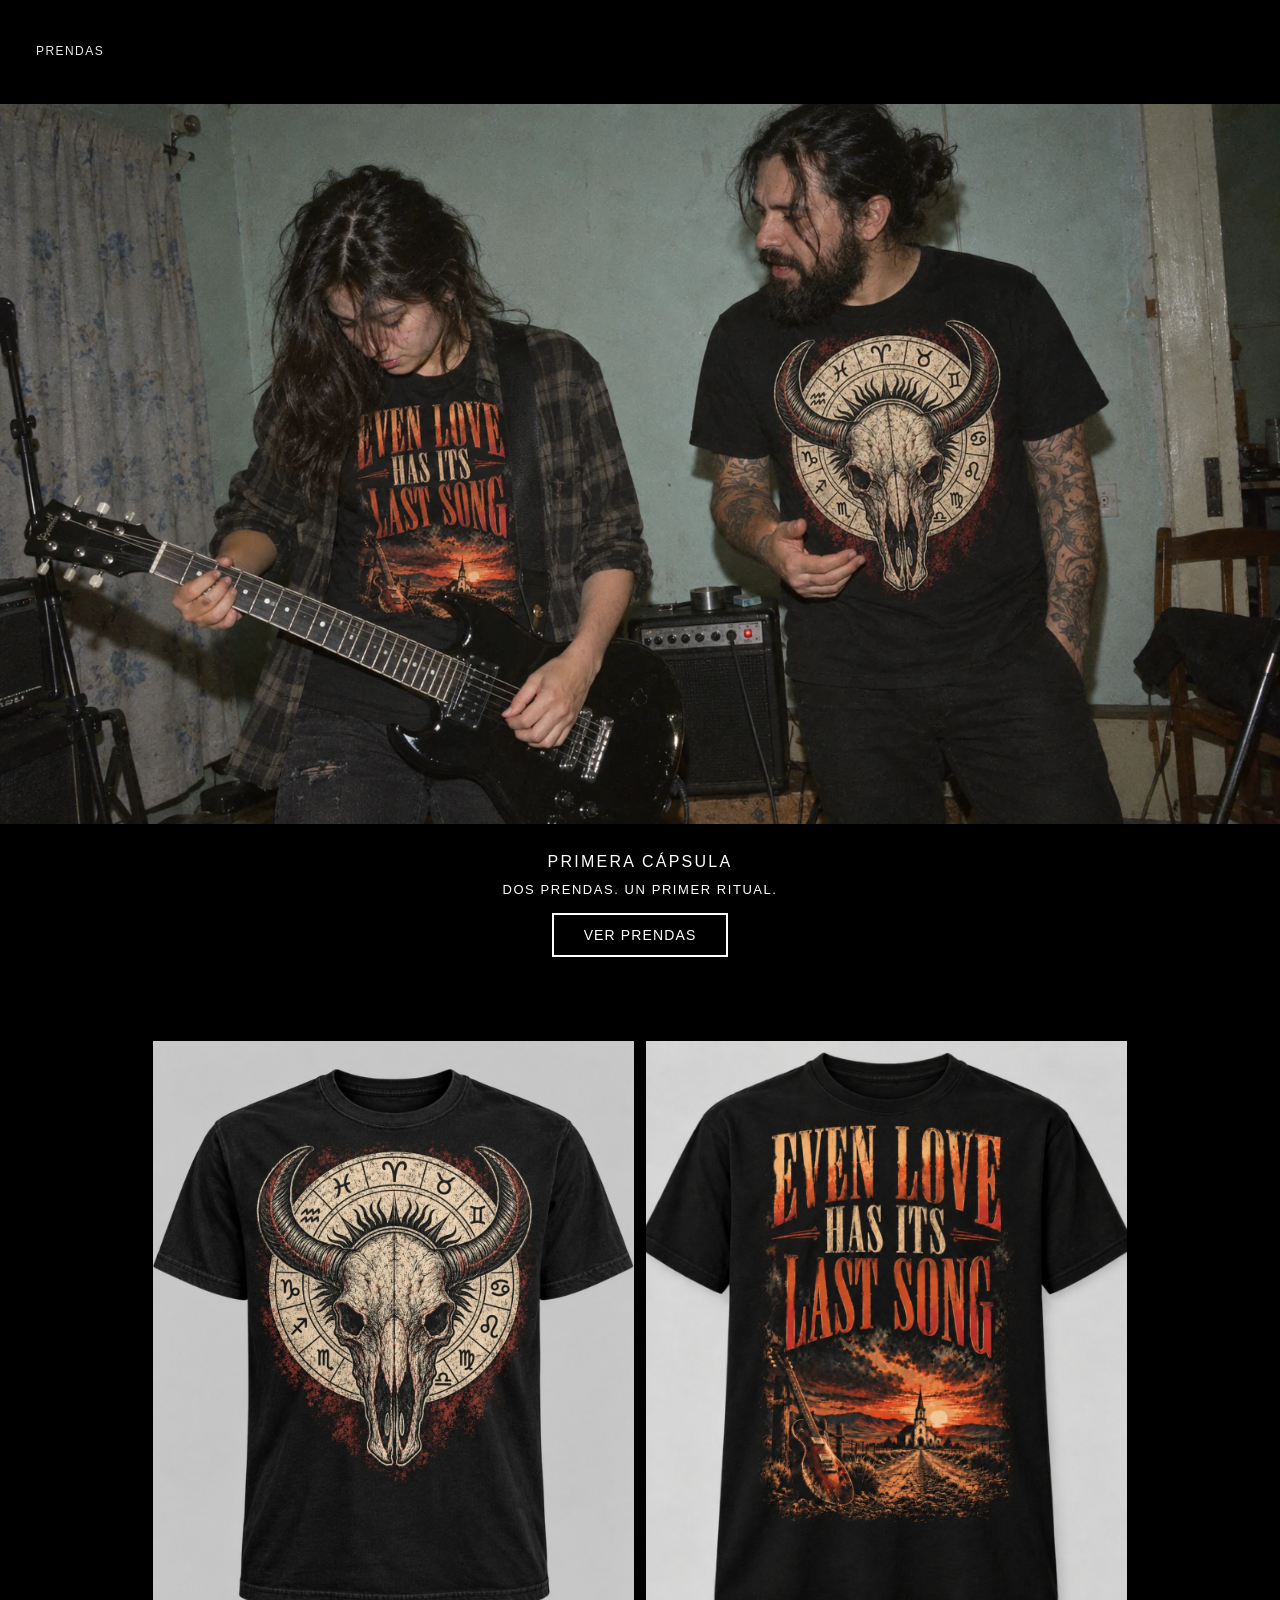
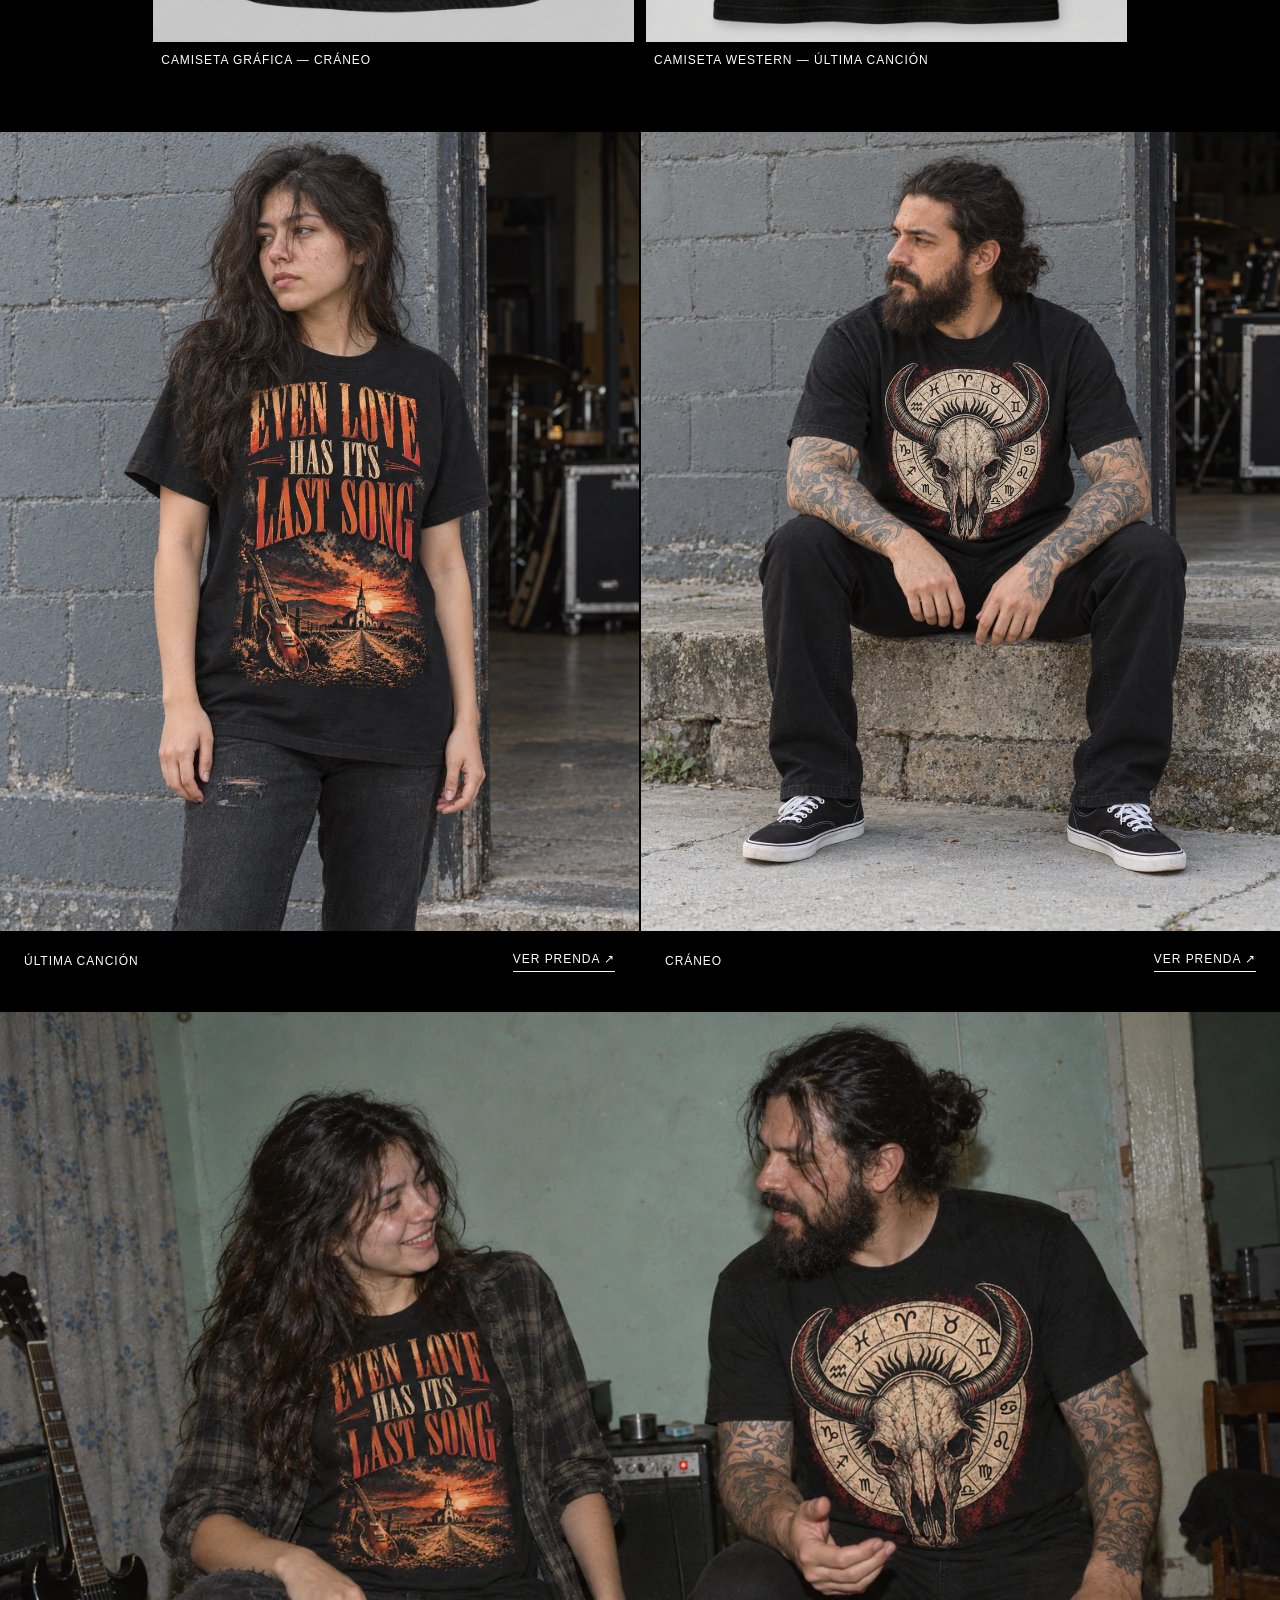
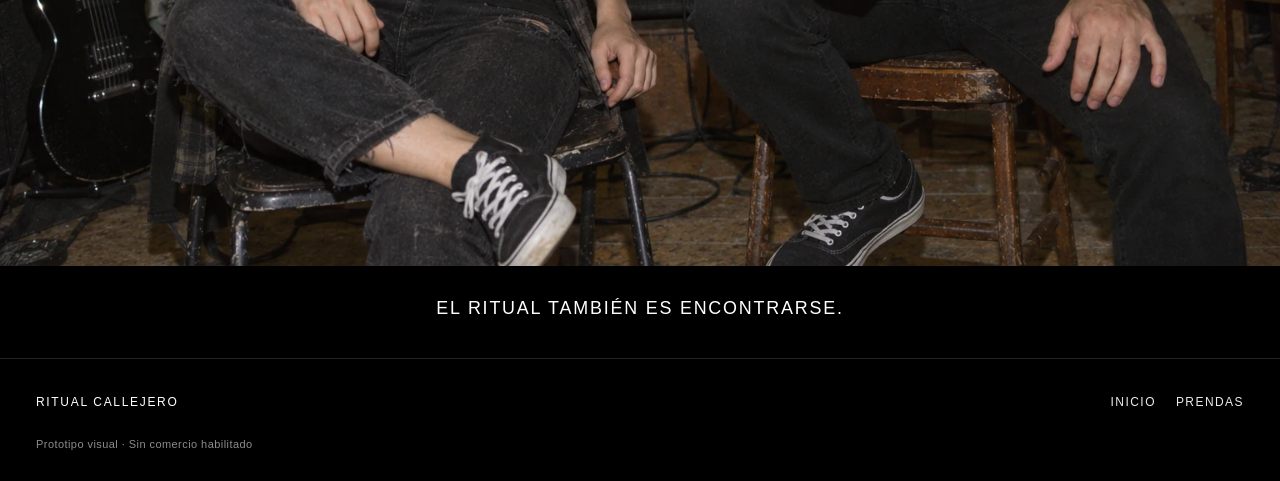
<file: index.html>
<!DOCTYPE html>
<html lang="es">
  <head>
    <meta charset="utf-8" />
    <meta name="viewport" content="width=device-width, initial-scale=1" />
    <title>Ritual Callejero — Primera Cápsula</title>
    <meta
      name="description"
      content="Ritual Callejero presenta su primera cápsula: dos camisetas gráficas. Prototipo visual de la marca."
    />
    <meta name="theme-color" content="#000000" />
    <link rel="stylesheet" href="css/styles.css?v=20261001-mobile-nav" />
  </head>
  <body class="page-home">
    <a class="skip-link" href="#contenido">Saltar al contenido</a>

    <header class="site-header">
      <div class="site-header__inner">
        <div class="site-header__left">
          <a class="nav-link" href="#prendas">Prendas</a>
        </div>
        <a class="site-header__brand" href="index.html" aria-label="Ritual Callejero — inicio">
          <picture>
            <source media="(max-width: 699px)" srcset="assets/logo-horizontal.png" width="1672" height="941" />
            <img src="assets/logo-mark.png" width="320" height="320" alt="" />
          </picture>
        </a>
        <div class="site-header__right">
          <div class="site-header__tools">
            <span class="tool-icon" aria-hidden="true">
              <svg viewBox="0 0 24 24"><circle cx="12" cy="8" r="3.15" fill="none" stroke="currentColor" stroke-width="1.6"/><path d="M5.6 19.4c1.15-3.15 3.35-4.7 6.4-4.7s5.25 1.55 6.4 4.7" fill="none" stroke="currentColor" stroke-width="1.6" stroke-linecap="round"/></svg>
            </span>
            <span class="tool-icon" aria-hidden="true">
              <svg viewBox="0 0 24 24"><circle cx="11" cy="11" r="5.4" fill="none" stroke="currentColor" stroke-width="1.6"/><path d="M15.4 15.4 20 20" fill="none" stroke="currentColor" stroke-width="1.6" stroke-linecap="round"/></svg>
            </span>
            <span class="tool-icon" aria-hidden="true">
              <svg viewBox="0 0 24 24"><path d="M7.2 8.6h9.6l-.85 10.6H8.05L7.2 8.6z" fill="none" stroke="currentColor" stroke-width="1.6" stroke-linejoin="round"/><path d="M9.2 8.6V7.2a2.8 2.8 0 0 1 5.6 0v1.4" fill="none" stroke="currentColor" stroke-width="1.6" stroke-linecap="round"/></svg>
            </span>
          </div>
        </div>
      </div>
    </header>

    <main id="contenido">
      <section class="hero" aria-labelledby="hero-title">
        <picture class="hero__campaign">
          <source media="(max-width: 699px)" srcset="assets/campana/02-entre-canciones-560.webp 560w, assets/campana/02-entre-canciones.webp 1122w" sizes="100vw" width="1122" height="1402" />
          <img src="assets/campana/01-un-ensayo-cualquiera.webp" srcset="assets/campana/01-un-ensayo-cualquiera-960.webp 960w, assets/campana/01-un-ensayo-cualquiera.webp 1672w" sizes="100vw" width="1672" height="941" alt="Dos amigos con las camisetas de Ritual Callejero en una habitación de ensayo, entre una guitarra y amplificadores" fetchpriority="high" />
        </picture>
        <div class="hero__lockup">
          <h1 class="hero__title" id="hero-title">Primera cápsula</h1>
          <p class="hero__sub">Dos prendas. Un primer ritual.</p>
          <a class="hero__cta" href="#prendas">Ver prendas</a>
        </div>
      </section>

      <section class="rack" id="prendas" aria-labelledby="prendas-title">
        <h2 class="visually-hidden" id="prendas-title">Las dos prendas</h2>
        <ul class="rack__grid">
          <li>
            <a class="card" href="producto-craneo.html">
              <span class="card__media">
                <img
                  class="card__img"
                  src="assets/craneo.jpg"
                  width="1200"
                  height="1500"
                  alt="Camiseta negra con estampado de cráneo de toro astado y círculo zodiacal"
                />
                <img
                  class="card__img card__img--alt"
                  src="assets/campana/07-craneo-en-el-ensayo.webp"
                  width="1122"
                  height="1402"
                  alt=""
                  loading="lazy"
                />
              </span>
              <span class="card__name">Camiseta gráfica — Cráneo</span>
            </a>
          </li>
          <li>
            <a class="card" href="producto-ultima-cancion.html">
              <span class="card__media">
                <img
                  class="card__img"
                  src="assets/ultima-cancion.jpg"
                  width="1122"
                  height="1402"
                  alt="Camiseta negra con ilustración western de atardecer y el texto Even Love Has Its Last Song"
                />
                <img
                  class="card__img card__img--alt"
                  src="assets/campana/06-ultima-cancion-en-el-ensayo.webp"
                  width="1122"
                  height="1402"
                  alt=""
                  loading="lazy"
                />
              </span>
              <span class="card__name">Camiseta Western — Última Canción</span>
            </a>
          </li>
        </ul>
      </section>

      <section class="editorial" aria-labelledby="editorial-title">
        <h2 class="visually-hidden" id="editorial-title">La cápsula en la calle</h2>
        <div class="editorial__grid">
          <a class="editorial__card" href="producto-ultima-cancion.html">
            <img src="assets/campana/03-salir-a-tomar-aire.webp" srcset="assets/campana/03-salir-a-tomar-aire-560.webp 560w, assets/campana/03-salir-a-tomar-aire.webp 1122w" sizes="(min-width: 700px) 50vw, 100vw" width="1122" height="1402" alt="Una mujer lleva la camiseta Última Canción junto a una entrada de bloques grises, con luz natural" loading="lazy" decoding="async" />
            <div class="editorial__caption">
              <h3>Última Canción</h3>
              <span class="editorial__link">Ver prenda <span aria-hidden="true">↗</span></span>
            </div>
          </a>
          <a class="editorial__card" href="producto-craneo.html">
            <img src="assets/campana/04-la-pausa.webp" srcset="assets/campana/04-la-pausa-560.webp 560w, assets/campana/04-la-pausa.webp 1122w" sizes="(min-width: 700px) 50vw, 100vw" width="1122" height="1402" alt="Un hombre con barba y brazos tatuados lleva la camiseta Cráneo, sentado junto a una pared gris" loading="lazy" decoding="async" />
            <div class="editorial__caption">
              <h3>Cráneo</h3>
              <span class="editorial__link">Ver prenda <span aria-hidden="true">↗</span></span>
            </div>
          </a>
        </div>
      </section>

      <section class="campaign-close" aria-labelledby="encuentro-title">
        <img src="assets/campana/05-despues-del-ruido.webp" srcset="assets/campana/05-despues-del-ruido-768.webp 768w, assets/campana/05-despues-del-ruido.webp 1536w" sizes="100vw" width="1536" height="1024" alt="Los dos amigos conversan entre canciones, sentados en la habitación de ensayo con sus camisetas de Ritual Callejero" loading="lazy" decoding="async" />
        <h2 id="encuentro-title">El ritual también es encontrarse.</h2>
      </section>
    </main>

    <footer class="site-footer">
      <div class="site-footer__inner">
        <a class="site-footer__brand" href="index.html">Ritual Callejero</a>
        <nav class="site-footer__nav" aria-label="Pie de página">
          <a class="nav-link" href="index.html">Inicio</a>
          <a class="nav-link" href="#prendas">Prendas</a>
        </nav>
        <p class="site-footer__note">Prototipo visual · Sin comercio habilitado</p>
      </div>
    </footer>

    <script src="js/catalog.js" defer></script>
    <script src="js/main.js" defer></script>
  </body>
</html>
</file>
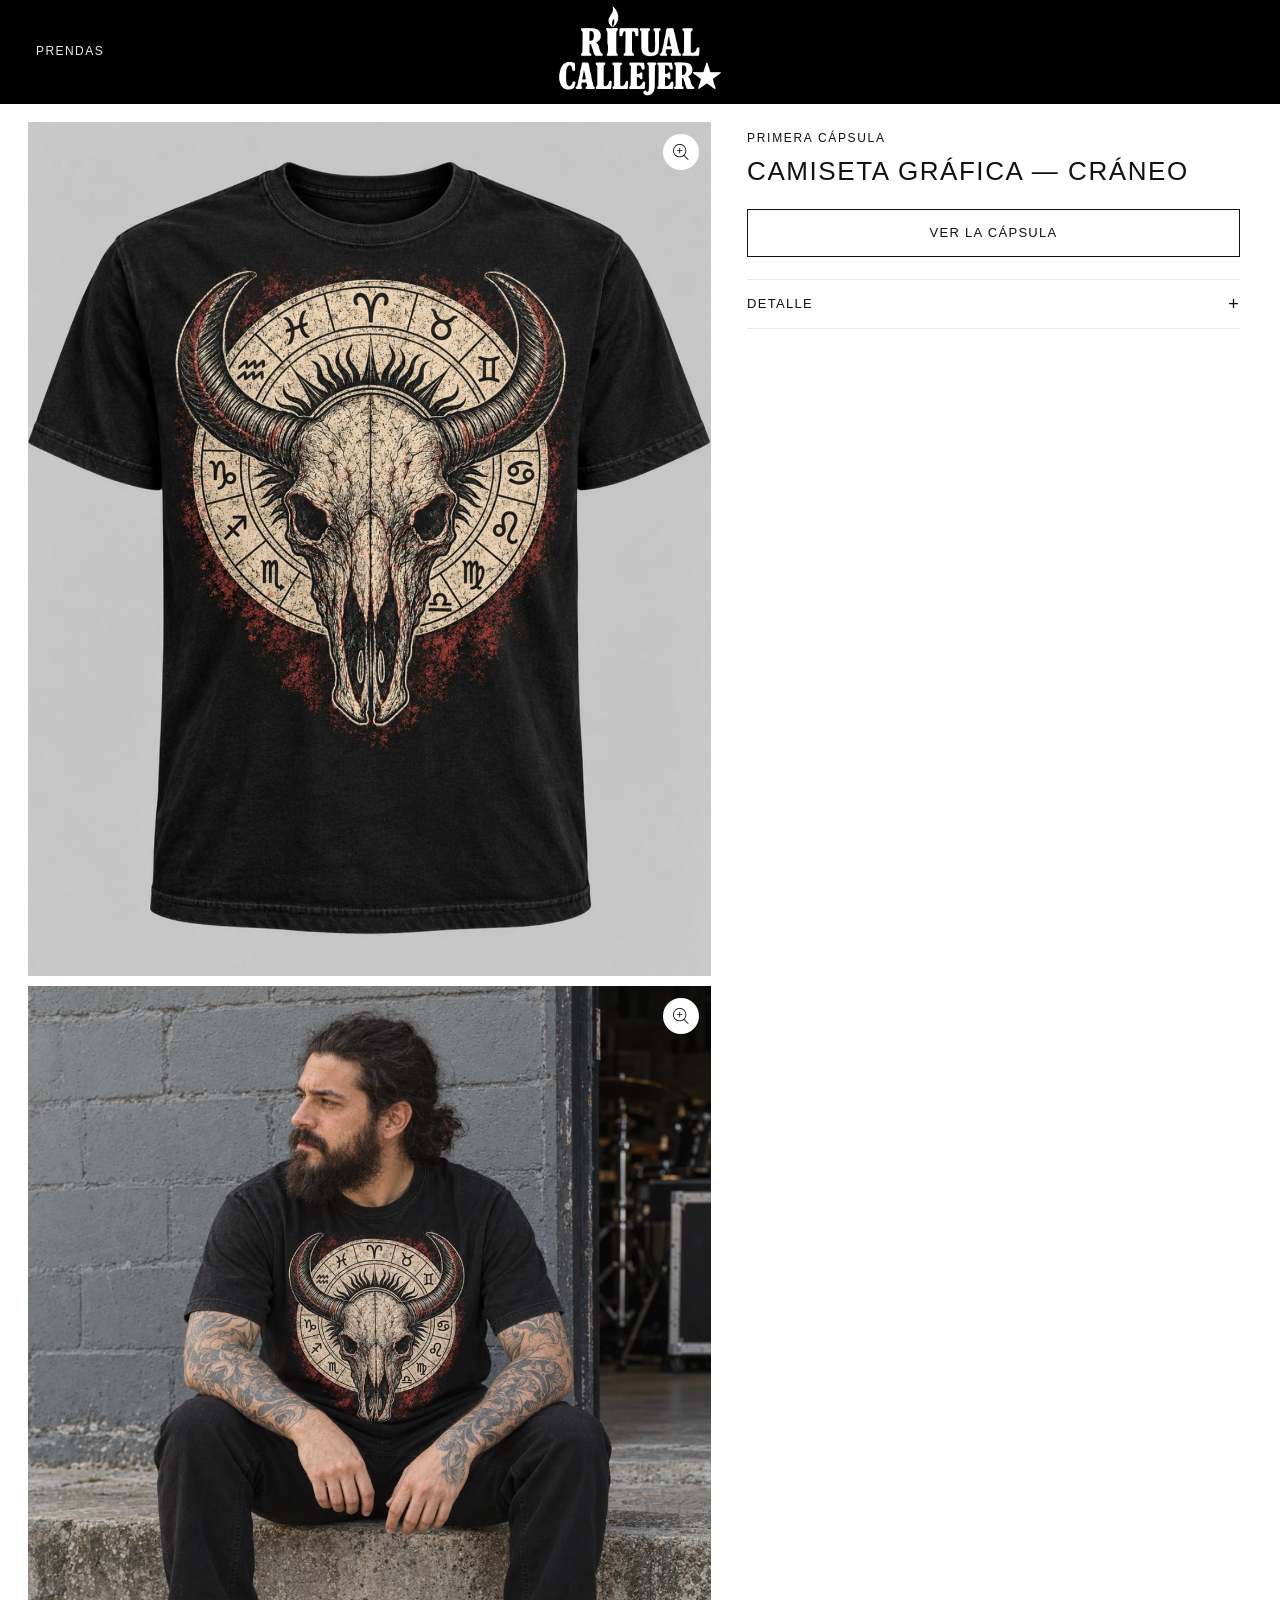
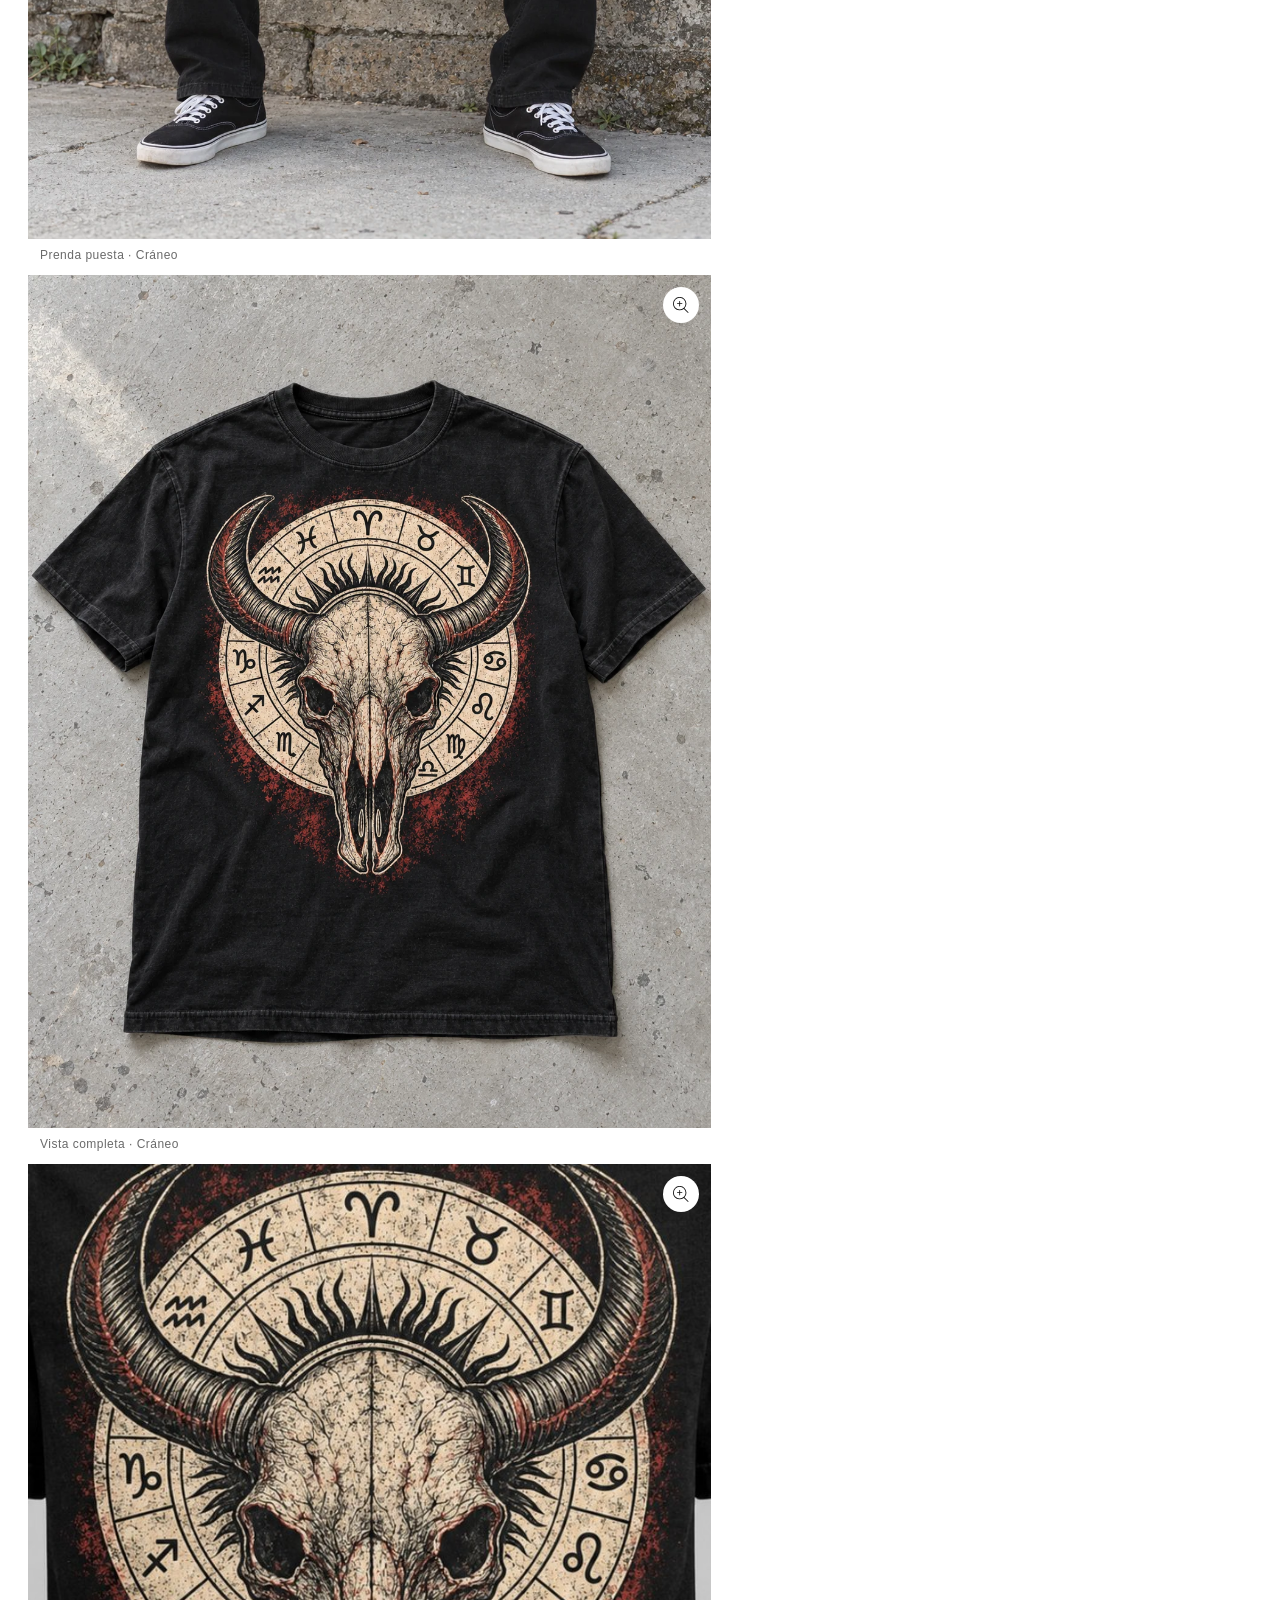
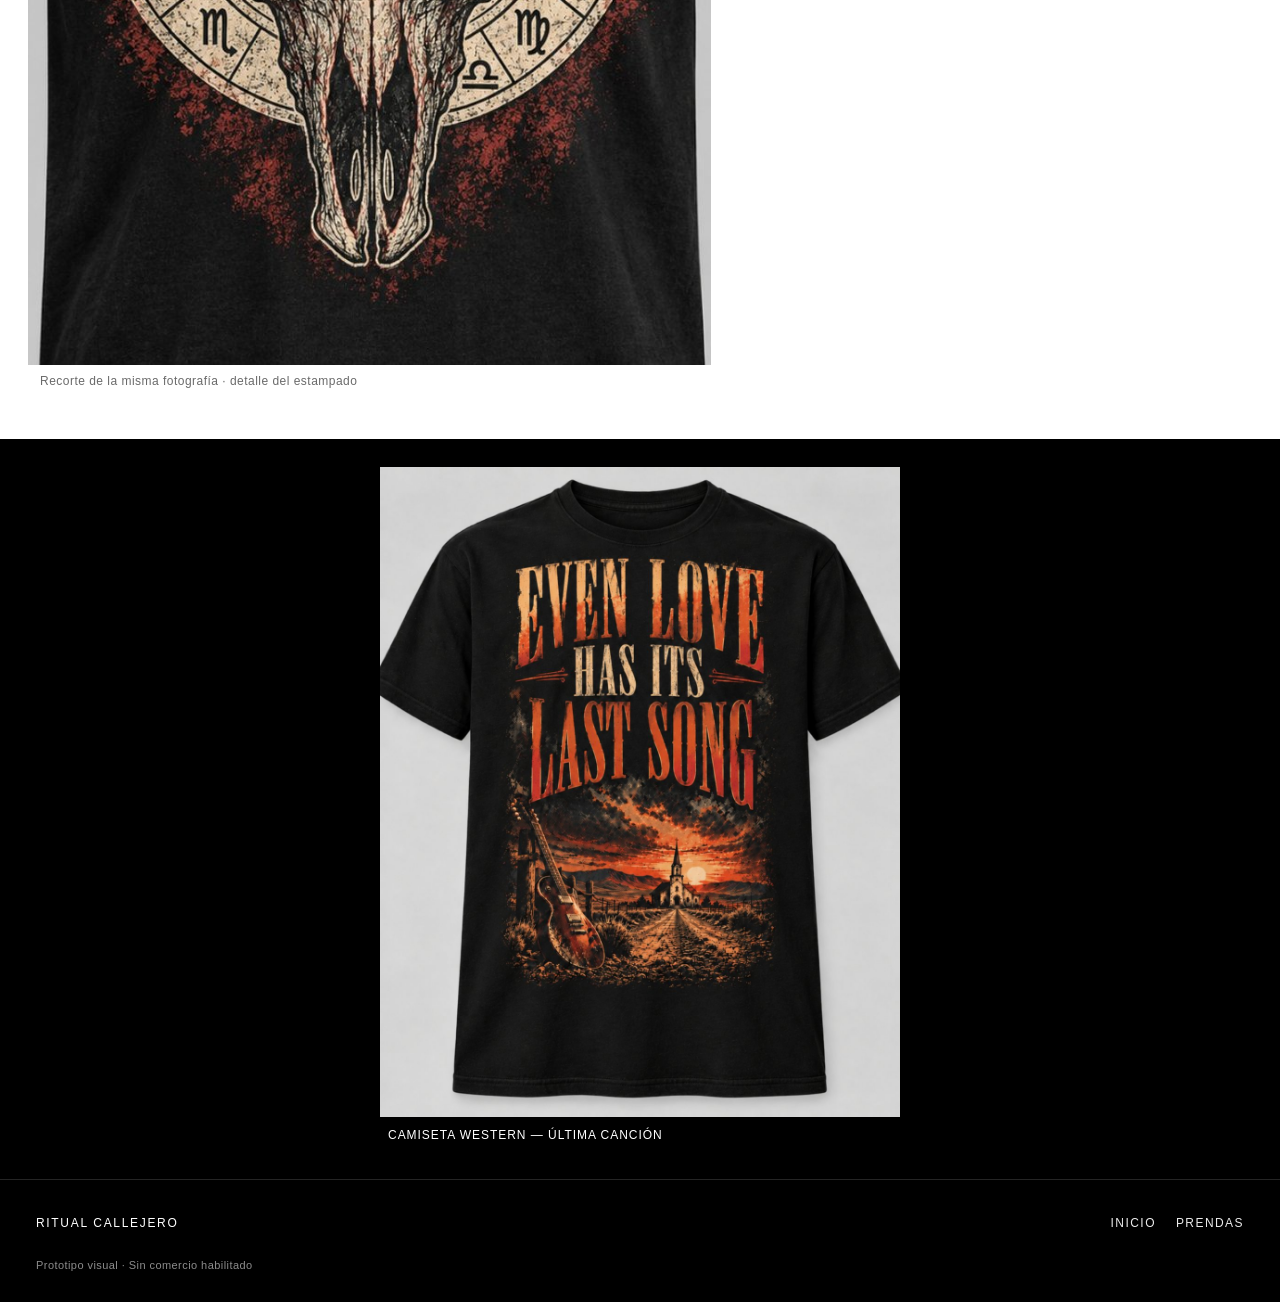
<file: producto-craneo.html>
<!DOCTYPE html>
<html lang="es">
  <head>
    <meta charset="utf-8" />
    <meta name="viewport" content="width=device-width, initial-scale=1" />
    <title>Camiseta gráfica — Cráneo · Ritual Callejero</title>
    <meta
      name="description"
      content="Camiseta gráfica Cráneo: cráneo de toro astado y anillo zodiacal. Primera cápsula de Ritual Callejero."
    />
    <meta name="theme-color" content="#000000" />
    <link rel="stylesheet" href="css/styles.css" />
  </head>
  <body class="page-product">
    <a class="skip-link" href="#contenido">Saltar al contenido</a>

    <header class="site-header">
      <div class="site-header__inner">
        <div class="site-header__left">
          <a class="nav-link" href="index.html#prendas">Prendas</a>
        </div>
        <a class="site-header__brand" href="index.html" aria-label="Ritual Callejero — inicio">
          <img src="assets/logo-mark.png" width="320" height="320" alt="" />
        </a>
        <div class="site-header__right"></div>
      </div>
    </header>

    <main id="contenido">
      <div class="product">
        <div class="product__gallery">
          <button
            type="button"
            class="shot"
            data-lightbox-open="assets/craneo.jpg"
            data-lightbox-alt="Camiseta gráfica Cráneo, fotografía completa ampliada"
            aria-label="Ampliar fotografía de la camiseta Cráneo"
          >
            <img
              src="assets/craneo.jpg"
              width="1200"
              height="1500"
              alt="Camiseta negra con estampado de cráneo de toro astado dentro de un círculo zodiacal en tonos crema y rojo"
            />
            <span class="shot__zoom" aria-hidden="true">
              <svg viewBox="0 0 19 19" fill="none">
                <path fill="currentColor" fill-rule="evenodd" d="M4.667 7.94a.5.5 0 0 1 .499-.501l5.534-.014a.5.5 0 1 1 .002 1l-5.534.014a.5.5 0 0 1-.5-.5" clip-rule="evenodd"/>
                <path fill="currentColor" fill-rule="evenodd" d="M7.926 4.665a.5.5 0 0 1 .501.498l.014 5.534a.5.5 0 1 1-1 .003l-.014-5.534a.5.5 0 0 1 .499-.501" clip-rule="evenodd"/>
                <path fill="currentColor" fill-rule="evenodd" d="M12.832 3.03a6.931 6.931 0 1 0-9.802 9.802 6.931 6.931 0 0 0 9.802-9.802M2.323 2.323a7.931 7.931 0 0 1 11.296 11.136l4.628 4.628a.5.5 0 0 1-.707.707l-4.662-4.662A7.932 7.932 0 0 1 2.323 2.323" clip-rule="evenodd"/>
              </svg>
            </span>
          </button>

          <figure class="shot-block">
            <button type="button" class="shot" data-lightbox-open="assets/campana/04-la-pausa.webp" data-lightbox-alt="La camiseta Cráneo puesta, con luz natural junto a una pared gris" aria-label="Ampliar prenda puesta · cráneo">
              <img src="assets/campana/04-la-pausa.webp" width="1122" height="1402" alt="La camiseta Cráneo puesta, con luz natural junto a una pared gris" loading="lazy" decoding="async" />
              <span class="shot__zoom" aria-hidden="true">
              <svg viewBox="0 0 19 19" fill="none">
                <path fill="currentColor" fill-rule="evenodd" d="M4.667 7.94a.5.5 0 0 1 .499-.501l5.534-.014a.5.5 0 1 1 .002 1l-5.534.014a.5.5 0 0 1-.5-.5" clip-rule="evenodd"/>
                <path fill="currentColor" fill-rule="evenodd" d="M7.926 4.665a.5.5 0 0 1 .501.498l.014 5.534a.5.5 0 1 1-1 .003l-.014-5.534a.5.5 0 0 1 .499-.501" clip-rule="evenodd"/>
                <path fill="currentColor" fill-rule="evenodd" d="M12.832 3.03a6.931 6.931 0 1 0-9.802 9.802 6.931 6.931 0 0 0 9.802-9.802M2.323 2.323a7.931 7.931 0 0 1 11.296 11.136l4.628 4.628a.5.5 0 0 1-.707.707l-4.662-4.662A7.932 7.932 0 0 1 2.323 2.323" clip-rule="evenodd"/>
              </svg>
            </span>
            </button>
            <figcaption class="shot__caption">Prenda puesta · Cráneo</figcaption>
          </figure>

          <figure class="shot-block">
            <button type="button" class="shot" data-lightbox-open="assets/campana/07-craneo-en-el-ensayo.webp" data-lightbox-alt="Camiseta Cráneo extendida sobre un suelo gris, con el estampado completo visible" aria-label="Ampliar vista completa · cráneo">
              <img src="assets/campana/07-craneo-en-el-ensayo.webp" width="1122" height="1402" alt="Camiseta Cráneo extendida sobre un suelo gris, con el estampado completo visible" loading="lazy" decoding="async" />
              <span class="shot__zoom" aria-hidden="true">
              <svg viewBox="0 0 19 19" fill="none">
                <path fill="currentColor" fill-rule="evenodd" d="M4.667 7.94a.5.5 0 0 1 .499-.501l5.534-.014a.5.5 0 1 1 .002 1l-5.534.014a.5.5 0 0 1-.5-.5" clip-rule="evenodd"/>
                <path fill="currentColor" fill-rule="evenodd" d="M7.926 4.665a.5.5 0 0 1 .501.498l.014 5.534a.5.5 0 1 1-1 .003l-.014-5.534a.5.5 0 0 1 .499-.501" clip-rule="evenodd"/>
                <path fill="currentColor" fill-rule="evenodd" d="M12.832 3.03a6.931 6.931 0 1 0-9.802 9.802 6.931 6.931 0 0 0 9.802-9.802M2.323 2.323a7.931 7.931 0 0 1 11.296 11.136l4.628 4.628a.5.5 0 0 1-.707.707l-4.662-4.662A7.932 7.932 0 0 1 2.323 2.323" clip-rule="evenodd"/>
              </svg>
            </span>
            </button>
            <figcaption class="shot__caption">Vista completa · Cráneo</figcaption>
          </figure>

          <figure class="shot-block">
            <button
              type="button"
              class="shot"
              data-lightbox-open="assets/details/craneo-detalle.jpg"
              data-lightbox-alt="Detalle ampliado del estampado de la camiseta Cráneo"
              aria-label="Ampliar detalle del estampado"
            >
              <img
                src="assets/details/craneo-detalle.jpg"
                width="767"
                height="900"
                alt="Acercamiento del estampado del cráneo y el círculo zodiacal"
                loading="lazy"
              />
              <span class="shot__zoom" aria-hidden="true">
                <svg viewBox="0 0 19 19" fill="none">
                  <path fill="currentColor" fill-rule="evenodd" d="M4.667 7.94a.5.5 0 0 1 .499-.501l5.534-.014a.5.5 0 1 1 .002 1l-5.534.014a.5.5 0 0 1-.5-.5" clip-rule="evenodd"/>
                  <path fill="currentColor" fill-rule="evenodd" d="M7.926 4.665a.5.5 0 0 1 .501.498l.014 5.534a.5.5 0 1 1-1 .003l-.014-5.534a.5.5 0 0 1 .499-.501" clip-rule="evenodd"/>
                  <path fill="currentColor" fill-rule="evenodd" d="M12.832 3.03a6.931 6.931 0 1 0-9.802 9.802 6.931 6.931 0 0 0 9.802-9.802M2.323 2.323a7.931 7.931 0 0 1 11.296 11.136l4.628 4.628a.5.5 0 0 1-.707.707l-4.662-4.662A7.932 7.932 0 0 1 2.323 2.323" clip-rule="evenodd"/>
                </svg>
              </span>
            </button>
            <figcaption class="shot__caption">
              Recorte de la misma fotografía · detalle del estampado
            </figcaption>
          </figure>
        </div>

        <div class="product__info">
          <p class="product__kicker">
            <a href="index.html#prendas">Primera cápsula</a>
          </p>
          <h1 class="product__title">Camiseta gráfica — Cráneo</h1>
          <a class="btn-wide" href="index.html#prendas">Ver la cápsula</a>
          <details class="fold">
            <summary>Detalle</summary>
            <p>
              Estampado central de cráneo de toro astado sobre un anillo de signos
              zodiacales. Paleta crema, negro y rojo oxidado sobre tejido negro con
              acabado lavado. El gráfico ocupa el pecho completo y se lee desde la
              distancia.
            </p>
          </details>
        </div>
      </div>

      <section class="rack rack--related" aria-labelledby="otra-title">
        <h2 class="visually-hidden" id="otra-title">La otra prenda</h2>
        <div class="rack__grid rack__grid--single">
          <a class="card" href="producto-ultima-cancion.html">
            <span class="card__media">
              <img
                class="card__img"
                src="assets/ultima-cancion.jpg"
                width="1122"
                height="1402"
                alt="Camiseta Western Última Canción"
              />
              <img
                class="card__img card__img--alt"
                src="assets/campana/06-ultima-cancion-en-el-ensayo.webp" width="1122" height="1402" alt="" loading="lazy"
              />
            </span>
            <span class="card__name">Camiseta Western — Última Canción</span>
          </a>
        </div>
      </section>
    </main>

    <footer class="site-footer">
      <div class="site-footer__inner">
        <a class="site-footer__brand" href="index.html">Ritual Callejero</a>
        <nav class="site-footer__nav" aria-label="Pie de página">
          <a class="nav-link" href="index.html">Inicio</a>
          <a class="nav-link" href="index.html#prendas">Prendas</a>
        </nav>
        <p class="site-footer__note">Prototipo visual · Sin comercio habilitado</p>
      </div>
    </footer>

    <div
      class="lightbox"
      id="lightbox"
      role="dialog"
      aria-modal="true"
      aria-label="Ampliación de imagen"
      aria-hidden="true"
    >
      <button type="button" class="lightbox__close" data-lightbox-close>Cerrar</button>
      <img data-lightbox-img alt="" />
    </div>

    <script src="js/catalog.js" defer></script>
    <script src="js/main.js" defer></script>
  </body>
</html>
</file>
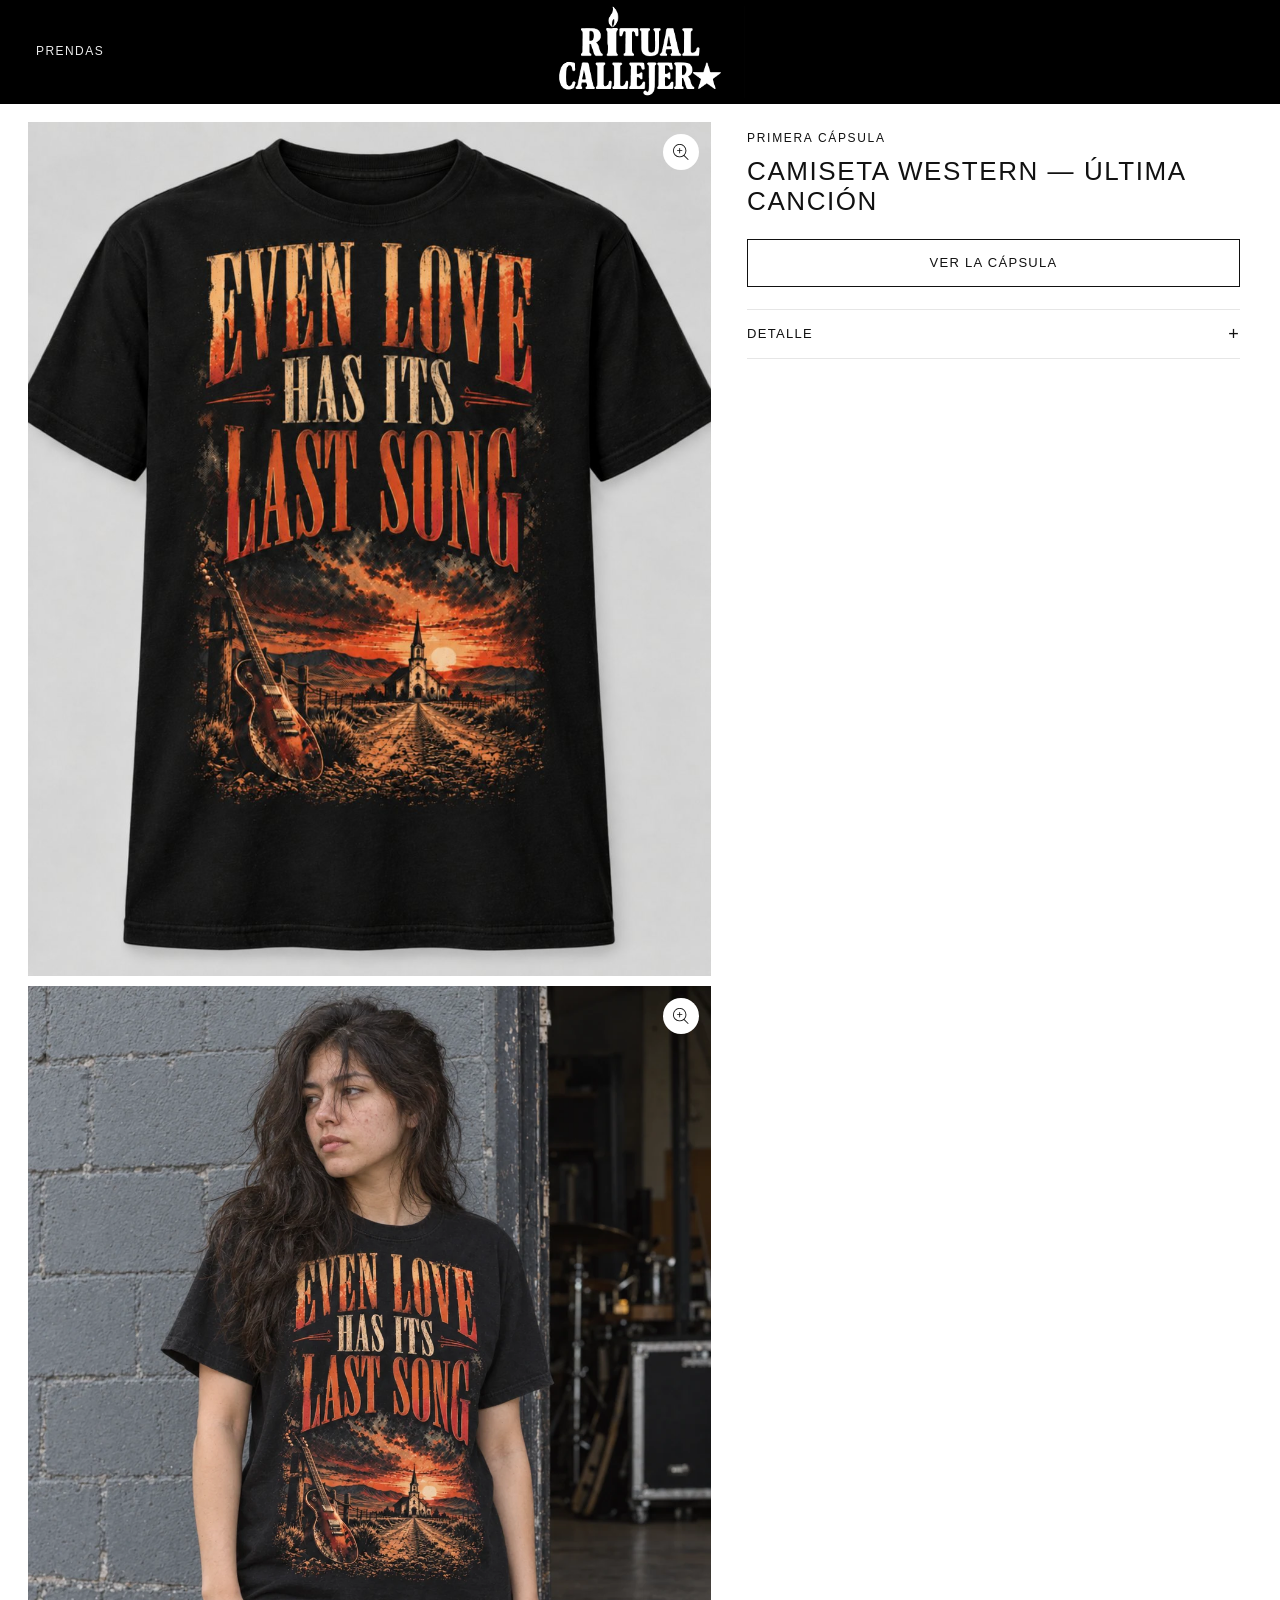
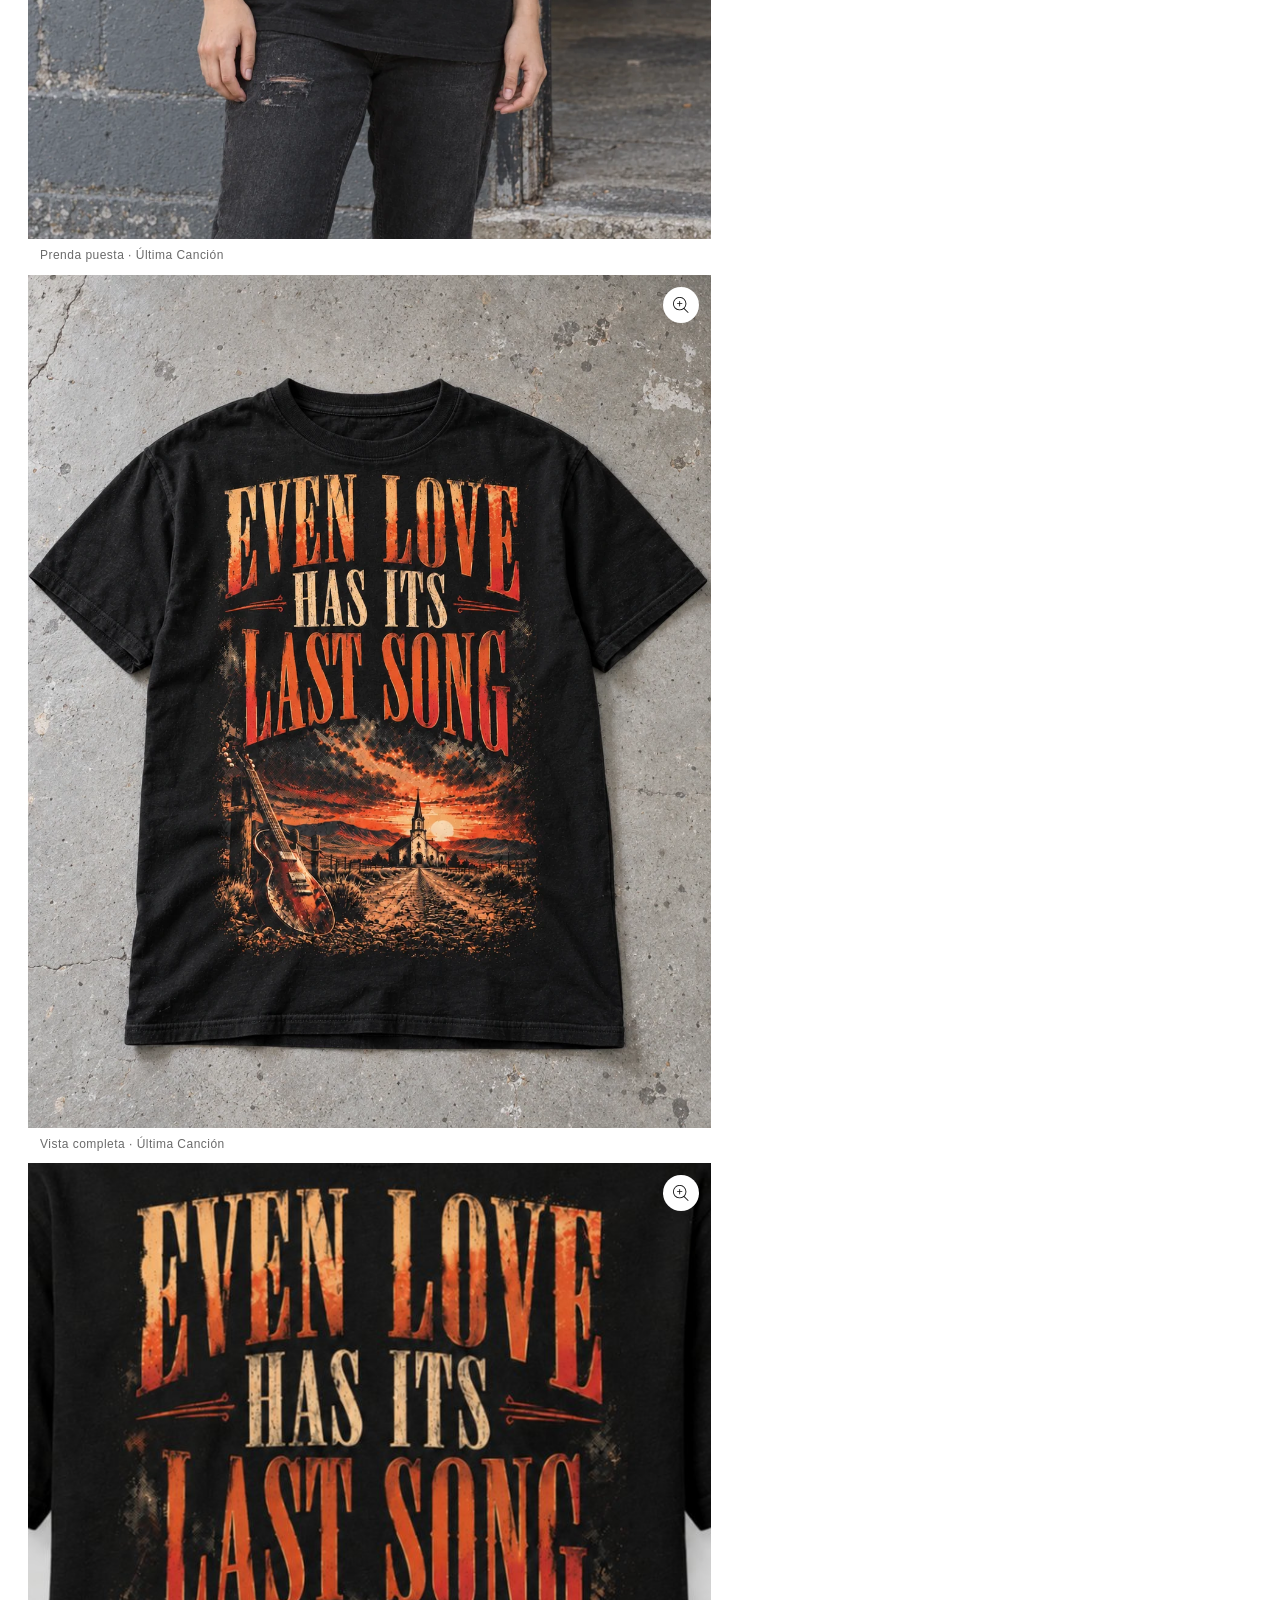
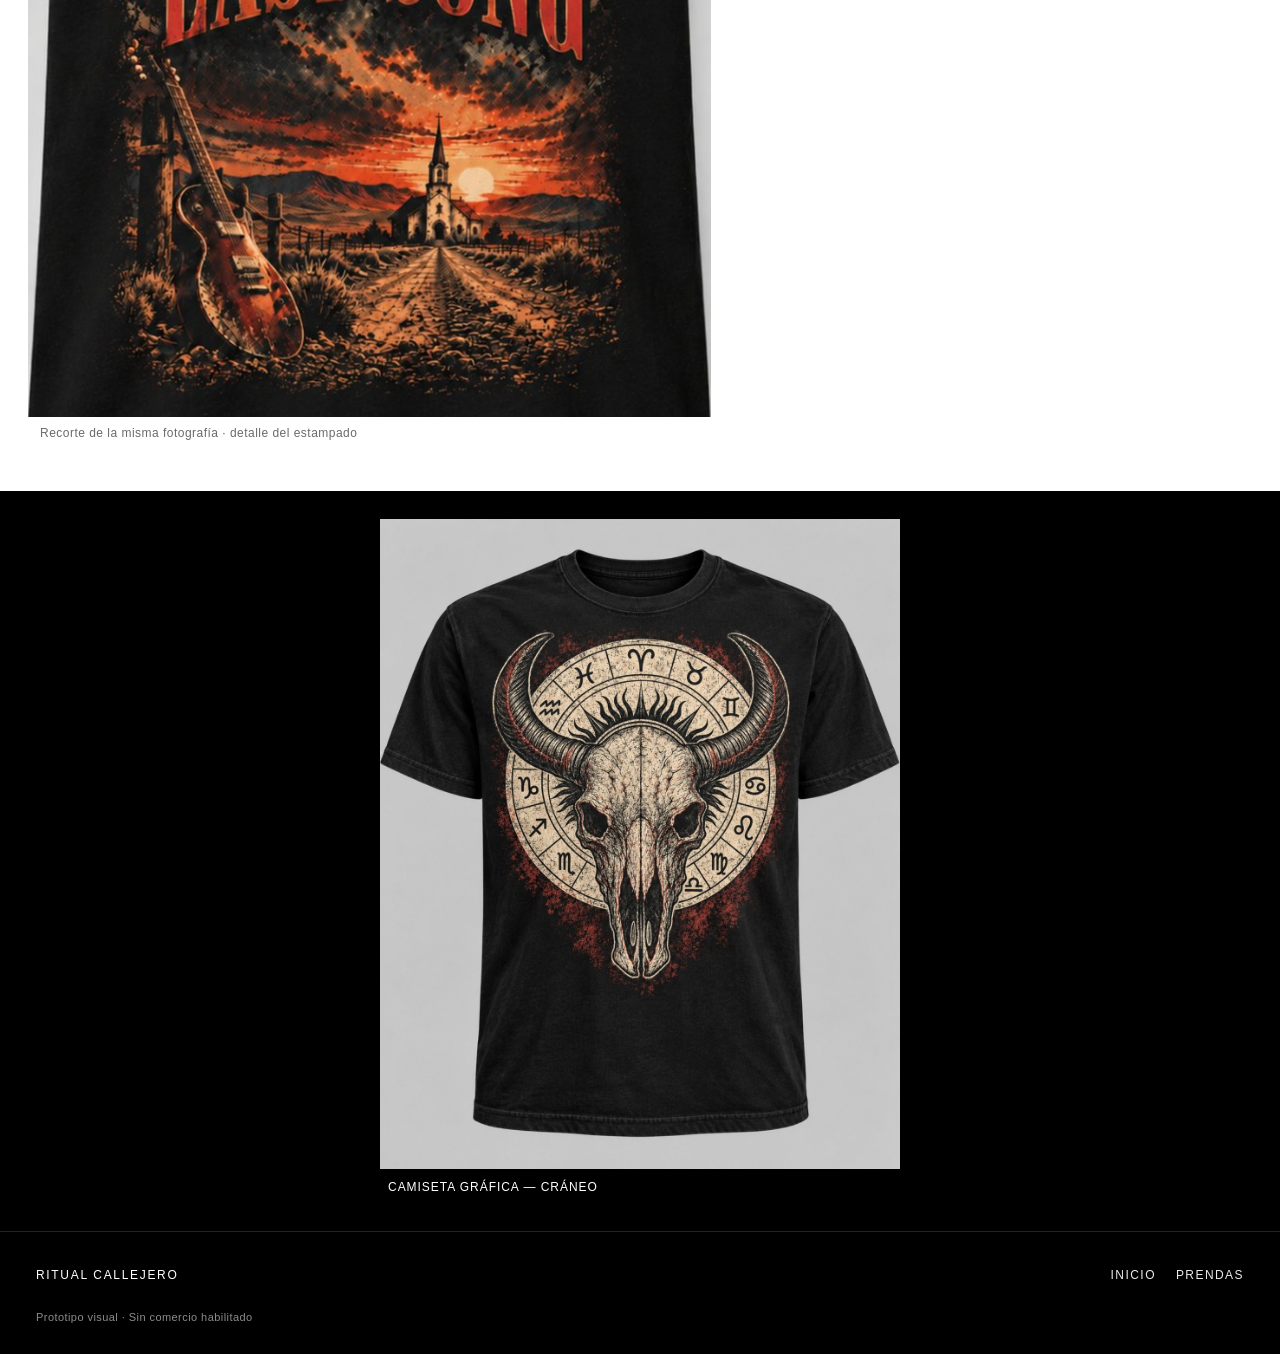
<file: producto-ultima-cancion.html>
<!DOCTYPE html>
<html lang="es">
  <head>
    <meta charset="utf-8" />
    <meta name="viewport" content="width=device-width, initial-scale=1" />
    <title>Camiseta Western — Última Canción · Ritual Callejero</title>
    <meta
      name="description"
      content="Camiseta Western Última Canción: ilustración de atardecer, guitarra e iglesia. Primera cápsula de Ritual Callejero."
    />
    <meta name="theme-color" content="#000000" />
    <link rel="stylesheet" href="css/styles.css" />
  </head>
  <body class="page-product">
    <a class="skip-link" href="#contenido">Saltar al contenido</a>

    <header class="site-header">
      <div class="site-header__inner">
        <div class="site-header__left">
          <a class="nav-link" href="index.html#prendas">Prendas</a>
        </div>
        <a class="site-header__brand" href="index.html" aria-label="Ritual Callejero — inicio">
          <img src="assets/logo-mark.png" width="320" height="320" alt="" />
        </a>
        <div class="site-header__right"></div>
      </div>
    </header>

    <main id="contenido">
      <div class="product">
        <div class="product__gallery">
          <button
            type="button"
            class="shot"
            data-lightbox-open="assets/ultima-cancion.jpg"
            data-lightbox-alt="Camiseta Western Última Canción, fotografía completa ampliada"
            aria-label="Ampliar fotografía de la camiseta Última Canción"
          >
            <img
              src="assets/ultima-cancion.jpg"
              width="1122"
              height="1402"
              alt="Camiseta negra con ilustración western: guitarra, iglesia y atardecer, con el texto «Even Love Has Its Last Song»"
            />
            <span class="shot__zoom" aria-hidden="true">
              <svg viewBox="0 0 19 19" fill="none">
                <path fill="currentColor" fill-rule="evenodd" d="M4.667 7.94a.5.5 0 0 1 .499-.501l5.534-.014a.5.5 0 1 1 .002 1l-5.534.014a.5.5 0 0 1-.5-.5" clip-rule="evenodd"/>
                <path fill="currentColor" fill-rule="evenodd" d="M7.926 4.665a.5.5 0 0 1 .501.498l.014 5.534a.5.5 0 1 1-1 .003l-.014-5.534a.5.5 0 0 1 .499-.501" clip-rule="evenodd"/>
                <path fill="currentColor" fill-rule="evenodd" d="M12.832 3.03a6.931 6.931 0 1 0-9.802 9.802 6.931 6.931 0 0 0 9.802-9.802M2.323 2.323a7.931 7.931 0 0 1 11.296 11.136l4.628 4.628a.5.5 0 0 1-.707.707l-4.662-4.662A7.932 7.932 0 0 1 2.323 2.323" clip-rule="evenodd"/>
              </svg>
            </span>
          </button>

          <figure class="shot-block">
            <button type="button" class="shot" data-lightbox-open="assets/campana/03-salir-a-tomar-aire.webp" data-lightbox-alt="La camiseta Última Canción puesta, con luz natural junto a una pared gris" aria-label="Ampliar prenda puesta · última canción">
              <img src="assets/campana/03-salir-a-tomar-aire.webp" width="1122" height="1402" alt="La camiseta Última Canción puesta, con luz natural junto a una pared gris" loading="lazy" decoding="async" />
              <span class="shot__zoom" aria-hidden="true">
              <svg viewBox="0 0 19 19" fill="none">
                <path fill="currentColor" fill-rule="evenodd" d="M4.667 7.94a.5.5 0 0 1 .499-.501l5.534-.014a.5.5 0 1 1 .002 1l-5.534.014a.5.5 0 0 1-.5-.5" clip-rule="evenodd"/>
                <path fill="currentColor" fill-rule="evenodd" d="M7.926 4.665a.5.5 0 0 1 .501.498l.014 5.534a.5.5 0 1 1-1 .003l-.014-5.534a.5.5 0 0 1 .499-.501" clip-rule="evenodd"/>
                <path fill="currentColor" fill-rule="evenodd" d="M12.832 3.03a6.931 6.931 0 1 0-9.802 9.802 6.931 6.931 0 0 0 9.802-9.802M2.323 2.323a7.931 7.931 0 0 1 11.296 11.136l4.628 4.628a.5.5 0 0 1-.707.707l-4.662-4.662A7.932 7.932 0 0 1 2.323 2.323" clip-rule="evenodd"/>
              </svg>
            </span>
            </button>
            <figcaption class="shot__caption">Prenda puesta · Última Canción</figcaption>
          </figure>

          <figure class="shot-block">
            <button type="button" class="shot" data-lightbox-open="assets/campana/06-ultima-cancion-en-el-ensayo.webp" data-lightbox-alt="Camiseta Última Canción extendida sobre un suelo gris, con el estampado completo visible" aria-label="Ampliar vista completa · última canción">
              <img src="assets/campana/06-ultima-cancion-en-el-ensayo.webp" width="1122" height="1402" alt="Camiseta Última Canción extendida sobre un suelo gris, con el estampado completo visible" loading="lazy" decoding="async" />
              <span class="shot__zoom" aria-hidden="true">
              <svg viewBox="0 0 19 19" fill="none">
                <path fill="currentColor" fill-rule="evenodd" d="M4.667 7.94a.5.5 0 0 1 .499-.501l5.534-.014a.5.5 0 1 1 .002 1l-5.534.014a.5.5 0 0 1-.5-.5" clip-rule="evenodd"/>
                <path fill="currentColor" fill-rule="evenodd" d="M7.926 4.665a.5.5 0 0 1 .501.498l.014 5.534a.5.5 0 1 1-1 .003l-.014-5.534a.5.5 0 0 1 .499-.501" clip-rule="evenodd"/>
                <path fill="currentColor" fill-rule="evenodd" d="M12.832 3.03a6.931 6.931 0 1 0-9.802 9.802 6.931 6.931 0 0 0 9.802-9.802M2.323 2.323a7.931 7.931 0 0 1 11.296 11.136l4.628 4.628a.5.5 0 0 1-.707.707l-4.662-4.662A7.932 7.932 0 0 1 2.323 2.323" clip-rule="evenodd"/>
              </svg>
            </span>
            </button>
            <figcaption class="shot__caption">Vista completa · Última Canción</figcaption>
          </figure>

          <figure class="shot-block">
            <button
              type="button"
              class="shot"
              data-lightbox-open="assets/details/ultima-cancion-detalle.jpg"
              data-lightbox-alt="Detalle ampliado del estampado de la camiseta Última Canción"
              aria-label="Ampliar detalle del estampado"
            >
              <img
                src="assets/details/ultima-cancion-detalle.jpg"
                width="720"
                height="900"
                alt="Acercamiento del estampado western con texto y atardecer"
                loading="lazy"
              />
              <span class="shot__zoom" aria-hidden="true">
                <svg viewBox="0 0 19 19" fill="none">
                  <path fill="currentColor" fill-rule="evenodd" d="M4.667 7.94a.5.5 0 0 1 .499-.501l5.534-.014a.5.5 0 1 1 .002 1l-5.534.014a.5.5 0 0 1-.5-.5" clip-rule="evenodd"/>
                  <path fill="currentColor" fill-rule="evenodd" d="M7.926 4.665a.5.5 0 0 1 .501.498l.014 5.534a.5.5 0 1 1-1 .003l-.014-5.534a.5.5 0 0 1 .499-.501" clip-rule="evenodd"/>
                  <path fill="currentColor" fill-rule="evenodd" d="M12.832 3.03a6.931 6.931 0 1 0-9.802 9.802 6.931 6.931 0 0 0 9.802-9.802M2.323 2.323a7.931 7.931 0 0 1 11.296 11.136l4.628 4.628a.5.5 0 0 1-.707.707l-4.662-4.662A7.932 7.932 0 0 1 2.323 2.323" clip-rule="evenodd"/>
                </svg>
              </span>
            </button>
            <figcaption class="shot__caption">
              Recorte de la misma fotografía · detalle del estampado
            </figcaption>
          </figure>
        </div>

        <div class="product__info">
          <p class="product__kicker">
            <a href="index.html#prendas">Primera cápsula</a>
          </p>
          <h1 class="product__title">Camiseta Western — Última Canción</h1>
          <a class="btn-wide" href="index.html#prendas">Ver la cápsula</a>
          <details class="fold">
            <summary>Detalle</summary>
            <p>
              Ilustración western de atardecer: guitarra al borde del camino,
              iglesia al final de la senda y cielo encendido. Tipografía desgastada
              en naranja y crema. El gráfico combina texto e imagen en un solo
              bloque vertical.
            </p>
          </details>
        </div>
      </div>

      <section class="rack rack--related" aria-labelledby="otra-title">
        <h2 class="visually-hidden" id="otra-title">La otra prenda</h2>
        <div class="rack__grid rack__grid--single">
          <a class="card" href="producto-craneo.html">
            <span class="card__media">
              <img
                class="card__img"
                src="assets/craneo.jpg"
                width="1200"
                height="1500"
                alt="Camiseta gráfica Cráneo"
              />
              <img
                class="card__img card__img--alt"
                src="assets/campana/07-craneo-en-el-ensayo.webp" width="1122" height="1402" alt="" loading="lazy"
              />
            </span>
            <span class="card__name">Camiseta gráfica — Cráneo</span>
          </a>
        </div>
      </section>
    </main>

    <footer class="site-footer">
      <div class="site-footer__inner">
        <a class="site-footer__brand" href="index.html">Ritual Callejero</a>
        <nav class="site-footer__nav" aria-label="Pie de página">
          <a class="nav-link" href="index.html">Inicio</a>
          <a class="nav-link" href="index.html#prendas">Prendas</a>
        </nav>
        <p class="site-footer__note">Prototipo visual · Sin comercio habilitado</p>
      </div>
    </footer>

    <div
      class="lightbox"
      id="lightbox"
      role="dialog"
      aria-modal="true"
      aria-label="Ampliación de imagen"
      aria-hidden="true"
    >
      <button type="button" class="lightbox__close" data-lightbox-close>Cerrar</button>
      <img data-lightbox-img alt="" />
    </div>

    <script src="js/catalog.js" defer></script>
    <script src="js/main.js" defer></script>
  </body>
</html>
</file>
<file: css/styles.css>
/* Ritual Callejero — lenguaje visual alineado con pleasuresnow.com */

:root {
  --ink: #111111;
  --paper: #ffffff;
  --black: #000000;
  --muted: rgba(17, 17, 17, 0.72);
  --line: #e6e6e6;
  --font: "Helvetica Neue", Helvetica, Arial, sans-serif;
  --ease: 180ms ease;
  --header-h: 80px;
  --gap: 2px;
}

*,
*::before,
*::after {
  box-sizing: border-box;
}

html {
  scroll-behavior: smooth;
}

@media (prefers-reduced-motion: reduce) {
  html {
    scroll-behavior: auto;
  }

  *,
  *::before,
  *::after {
    animation-duration: 0.01ms !important;
    animation-iteration-count: 1 !important;
    transition-duration: 0.01ms !important;
  }
}

body {
  margin: 0;
  font-family: var(--font);
  font-size: 14px;
  font-weight: 400;
  line-height: 1.45;
  -webkit-font-smoothing: antialiased;
}

body.page-home {
  background: var(--black);
  color: var(--paper);
}

body.page-product {
  background: var(--paper);
  color: var(--ink);
}

img {
  max-width: 100%;
  height: auto;
  display: block;
}

a {
  color: inherit;
  text-decoration: none;
}

button,
summary {
  font-family: inherit;
}

:focus-visible {
  outline: 2px solid currentColor;
  outline-offset: 3px;
}

.visually-hidden {
  position: absolute;
  width: 1px;
  height: 1px;
  padding: 0;
  margin: -1px;
  overflow: hidden;
  clip: rect(0, 0, 0, 0);
  white-space: nowrap;
  border: 0;
}

.skip-link {
  position: absolute;
  left: 12px;
  top: -80px;
  z-index: 1000;
  background: var(--paper);
  color: var(--ink);
  padding: 0.7rem 1rem;
  font-size: 12px;
  letter-spacing: 0.12em;
  text-transform: uppercase;
}

.skip-link:focus {
  top: 12px;
}

/* —— Header: barra negra, wordmark al centro, 12px —— */
.site-header__announce,
.site-header__tools {
  display: none;
}

.site-header {
  position: sticky;
  top: 0;
  z-index: 40;
  background: var(--black);
  color: var(--paper);
}

.site-header__inner {
  min-height: var(--header-h);
  padding: 0 16px;
  display: grid;
  grid-template-columns: 1fr auto 1fr;
  align-items: center;
  gap: 8px;
}

.site-header__left {
  justify-self: start;
}

.site-header__right {
  justify-self: end;
}

.nav-link {
  display: inline-flex;
  align-items: center;
  min-height: 44px;
  font-size: 12px;
  letter-spacing: 0.12em;
  text-transform: uppercase;
  opacity: 0.92;
  transition: opacity var(--ease);
}

.nav-link:hover {
  opacity: 1;
}

.site-header__brand {
  display: block;
  width: 148px;
  height: 68px;
  overflow: hidden;
}

.site-header__brand img {
  width: 148px;
  height: 148px;
  max-width: none;
  /* El wordmark vive entre el 29% y el 71% del cuadrado */
  margin-top: -42px;
}

/* —— Campaña: encuadres completos, sin filtros —— */
.hero__campaign {
  display: block;
  width: 100%;
  background: #303b36;
}
.hero__campaign img {
  width: 100%;
  height: auto;
  aspect-ratio: 1672 / 941;
  object-fit: contain;
}

.hero__lockup {
  text-align: center;
  padding: 28px 20px 36px;
}

.hero__title {
  margin: 0;
  font-size: 16px;
  font-weight: 400;
  letter-spacing: 0.14em;
  text-transform: uppercase;
  line-height: 1.3;
}

.hero__sub {
  margin: 8px 0 0;
  font-size: 13px;
  letter-spacing: 0.12em;
  text-transform: uppercase;
  line-height: 1.4;
}

.hero__cta {
  display: inline-flex;
  align-items: center;
  justify-content: center;
  min-height: 44px;
  margin-top: 14px;
  padding: 10px 30px;
  border: 2px solid currentColor;
  background: transparent;
  color: inherit;
  font-size: 14px;
  line-height: 1;
  letter-spacing: 0.08em;
  text-transform: uppercase;
  transition: background var(--ease);
}

.hero__cta:hover {
  background: rgba(0, 0, 0, 0.5);
}

/* —— Rejilla: foto y nombre, sin botón —— */
.rack {
  background: var(--black);
  color: var(--paper);
  padding: 8px var(--gap) 12px;
  scroll-margin-top: var(--header-h);
}

.rack__grid {
  display: grid;
  grid-template-columns: 1fr 1fr;
  gap: 22px var(--gap);
  list-style: none;
  margin: 0;
  padding: 0;
}

.card {
  display: block;
  color: inherit;
  min-width: 0;
}

.card__media {
  position: relative;
  display: block;
  aspect-ratio: 4 / 5;
  overflow: hidden;
  background: #e4e4e4;
}

.card__img {
  position: absolute;
  inset: 0;
  width: 100%;
  height: 100%;
  object-fit: cover;
  object-position: center center;
  transition: opacity var(--ease);
}

.card__img--alt {
  opacity: 0;
}

@media (hover: hover) {
  .card:hover .card__img--alt {
    opacity: 1;
  }

  .card:hover .card__img:not(.card__img--alt) {
    opacity: 0;
  }
}

.card__name {
  display: block;
  padding: 10px 8px 0;
  font-size: 12px;
  letter-spacing: 0.08em;
  text-transform: uppercase;
  line-height: 1.35;
}

.rack__grid--single {
  grid-template-columns: 1fr;
}

/* —— Ficha —— */
.product {
  width: min(1480px, 100%);
  margin: 0 auto;
  padding: 0 0 28px;
}

.product__gallery {
  display: grid;
  gap: 10px;
}

.shot {
  position: relative;
  display: block;
  width: 100%;
  padding: 0;
  border: 0;
  background: #ececec;
  cursor: zoom-in;
  color: inherit;
}

.shot img {
  width: 100%;
  height: auto;
}

.shot__zoom {
  position: absolute;
  top: 12px;
  right: 12px;
  width: 36px;
  height: 36px;
  border-radius: 50%;
  background: var(--paper);
  color: var(--ink);
  display: grid;
  place-items: center;
  pointer-events: none;
}

.shot__zoom svg {
  width: 16px;
  height: 16px;
  display: block;
}

.shot__caption {
  margin: 8px 12px 0;
  font-size: 12px;
  letter-spacing: 0.04em;
  color: #6a6a6a;
}

.product__info {
  padding: 22px 16px 8px;
}

.product__kicker {
  margin: 0;
  font-size: 12px;
  letter-spacing: 0.14em;
  text-transform: uppercase;
}

.product__kicker a:hover {
  opacity: 0.65;
}

.product__title {
  margin: 10px 0 0;
  font-size: 22px;
  font-weight: 400;
  letter-spacing: 0.06em;
  text-transform: uppercase;
  line-height: 1.15;
}

.product__text {
  margin: 16px 0 0;
  max-width: 38rem;
  font-size: 14px;
  line-height: 1.5;
  color: var(--muted);
}

.btn-wide {
  display: flex;
  align-items: center;
  justify-content: center;
  width: 100%;
  min-height: 48px;
  margin-top: 22px;
  padding: 12px 16px;
  border: 1px solid var(--ink);
  background: transparent;
  color: var(--ink);
  font-size: 13px;
  letter-spacing: 0.1em;
  text-transform: uppercase;
  transition: background var(--ease), color var(--ease);
}

.btn-wide:hover {
  background: var(--ink);
  color: var(--paper);
}

.fold {
  margin-top: 22px;
  border-top: 1px solid var(--line);
  border-bottom: 1px solid var(--line);
}

.fold summary {
  display: flex;
  align-items: center;
  justify-content: space-between;
  gap: 12px;
  min-height: 48px;
  padding: 12px 0;
  cursor: pointer;
  list-style: none;
  font-size: 13px;
  letter-spacing: 0.1em;
  text-transform: uppercase;
}

.fold summary::-webkit-details-marker {
  display: none;
}

.fold summary::after {
  content: "+";
  font-size: 18px;
  line-height: 1;
}

.fold[open] summary::after {
  content: "–";
}

.fold p {
  margin: 0 0 16px;
  font-size: 14px;
  line-height: 1.5;
  color: var(--muted);
  text-transform: none;
  letter-spacing: 0;
}

.rack--related {
  padding-top: 28px;
  padding-bottom: 36px;
}

.rack--related .rack__grid {
  width: min(520px, 100%);
  margin-inline: auto;
  grid-template-columns: 1fr;
}

/* —— Lightbox —— */
.lightbox {
  position: fixed;
  inset: 0;
  z-index: 100;
  display: none;
  align-items: center;
  justify-content: center;
  padding: 56px 16px 16px;
  background: rgba(0, 0, 0, 0.94);
  color: var(--paper);
}

.lightbox.is-open {
  display: flex;
}

.lightbox img {
  max-width: min(1100px, 100%);
  max-height: calc(100vh - 88px);
  width: auto;
  height: auto;
  margin: 0 auto;
  object-fit: contain;
}

.lightbox__close {
  position: absolute;
  top: 12px;
  right: 12px;
  min-height: 44px;
  min-width: 44px;
  padding: 0 14px;
  border: 0;
  background: transparent;
  color: var(--paper);
  font-size: 12px;
  letter-spacing: 0.14em;
  text-transform: uppercase;
  cursor: pointer;
}

.lightbox__close:hover {
  opacity: 0.7;
}

body.lightbox-open {
  overflow: hidden;
}

/* —— Footer —— */
.site-footer {
  background: var(--black);
  color: var(--paper);
  border-top: 1px solid rgba(255, 255, 255, 0.14);
}

.site-footer__inner {
  padding: 22px 16px 28px;
  display: flex;
  flex-wrap: wrap;
  gap: 8px 24px;
  align-items: center;
  justify-content: space-between;
}

.site-footer__brand {
  font-size: 12px;
  letter-spacing: 0.14em;
  text-transform: uppercase;
}

.site-footer__nav {
  display: flex;
  gap: 8px 20px;
}

.site-footer__note {
  width: 100%;
  margin: 4px 0 0;
  font-size: 11px;
  letter-spacing: 0.04em;
  color: rgba(255, 255, 255, 0.55);
}

@media (min-width: 700px) {
.site-header__inner {
    padding: 0 28px;
  }

  .site-header__brand {
    width: 176px;
    height: 78px;
  }

  .site-header__brand img {
    width: 176px;
    height: 176px;
    margin-top: -51px;
  }
}

@media (min-width: 900px) {
  :root {
    --header-h: 104px;
  }

  .site-header__inner {
    padding: 0 36px;
  }

  .site-header__brand {
    width: 210px;
    height: 92px;
  }

  .site-header__brand img {
    width: 210px;
    height: 210px;
    margin-top: -60px;
  }

  .product {
    display: grid;
    grid-template-columns: minmax(0, 1.15fr) minmax(0, 0.85fr);
    gap: 36px;
    align-items: start;
    padding: 18px 28px 48px;
  }

  .product__info {
    position: sticky;
    top: calc(var(--header-h) + 16px);
    padding: 8px 12px 0 0;
  }

  .product__title {
    font-size: 26px;
  }

  .site-footer__inner {
    padding: 22px 36px 28px;
  }
}

@media (max-width: 699px) {
  .rack__grid--single .card {
    max-width: 100%;
  }

  /* Cabecera móvil sobre negro; la foto conserva su encuadre. */
  .page-home .site-header {
    position: sticky;
    top: 0;
    background: var(--black);
  }

  .page-home .site-header__inner {
    min-height: 0;
    padding: max(10px, env(safe-area-inset-top)) 14px 8px;
    display: grid;
    grid-template-columns: minmax(0, 1fr) auto auto minmax(0, 1fr);
    grid-template-areas:
      "brand brand brand brand"
      ". links tools .";
    align-items: center;
    column-gap: 16px;
    row-gap: 4px;
  }

  .page-home .site-header__brand {
    grid-area: brand;
    justify-self: center;
    width: min(100%, 260px);
    height: auto;
    min-height: 44px;
    aspect-ratio: 1300 / 273;
    background: transparent;
  }

  .page-home .site-header__brand picture {
    display: block;
    position: relative;
    width: 100%;
    height: 100%;
    aspect-ratio: 1300 / 273;
    overflow: hidden;
  }

  /* Encuadre del archivo original: se conserva el logo sin redibujarlo. */
  .page-home .site-header__brand img {
    position: absolute;
    top: 0;
    left: 0;
    width: 128.6154%;
    height: auto;
    max-width: none;
    margin: 0;
    transform: translate(-11.1842%, -32.9437%);
    mix-blend-mode: normal;
  }

  .page-home .site-header__left {
    grid-area: links;
    justify-self: center;
  }

  .page-home .site-header__right {
    grid-area: tools;
    justify-self: start;
  }

  .page-home .nav-link {
    min-height: 32px;
    padding: 0;
    font-size: 11px;
    letter-spacing: 0.08em;
  }

  .page-home .site-header__tools {
    display: flex;
    align-items: center;
    gap: 16px;
    color: #fff;
  }

  .tool-icon {
    display: block;
    width: 22px;
    height: 22px;
  }

  .tool-icon svg {
    width: 22px;
    height: 22px;
    display: block;
  }

  .hero__campaign img {
    aspect-ratio: 1122 / 1402;
  }

  .hero__lockup {
    padding: 24px 18px 30px;
  }

  .hero__title,
  .hero__sub {
    font-size: 12px;
  }

  .product {
    display: flex;
    flex-direction: column;
  }

  .product__info {
    order: -1;
    width: 100%;
    padding-bottom: 24px;
  }

  .page-home .rack {
    scroll-margin-top: 112px;
  }
}

/* —— Prendas, retratos y encuentro —— */
.page-home .rack {
  padding: 48px 16px 64px;
}
.page-home .rack__grid {
  width: min(78%, 1120px);
  margin-inline: auto;
  gap: 24px 12px;
}
.editorial__grid {
  display: grid;
  grid-template-columns: 1fr 1fr;
  gap: 2px;
}
.editorial__card {
  display: block;
  min-width: 0;
}
.editorial__card > img {
  width: 100%;
  height: auto;
  aspect-ratio: 1122 / 1402;
}
.editorial__caption {
  display: flex;
  align-items: center;
  justify-content: space-between;
  gap: 16px;
  padding: 20px 24px 40px;
}
.editorial__caption h3,
.editorial__link {
  margin: 0;
  font-size: 12px;
  font-weight: 400;
  letter-spacing: 0.08em;
  text-transform: uppercase;
}
.editorial__link {
  padding-bottom: 3px;
  border-bottom: 1px solid currentColor;
}
.editorial__card:hover .editorial__link {
  opacity: 0.7;
}
.campaign-close > img {
  width: 100%;
  height: auto;
}
.campaign-close h2 {
  margin: 0;
  padding: 30px 20px 36px;
  text-align: center;
  font-size: clamp(13px, 1.4vw, 19px);
  font-weight: 400;
  letter-spacing: 0.1em;
  text-transform: uppercase;
}
.shot-block {
  margin: 0;
}
.card:focus-visible .card__img--alt {
  opacity: 1;
}
@media (max-width: 699px) {
  .page-home .rack {
    padding: 20px 12px 40px;
    scroll-margin-top: 112px;
  }
  .page-home .rack__grid {
    width: 100%;
    gap: 20px 8px;
  }
  .editorial__grid {
    grid-template-columns: 1fr;
  }
  .editorial__caption {
    padding: 20px 16px 32px;
  }
}
</file>
